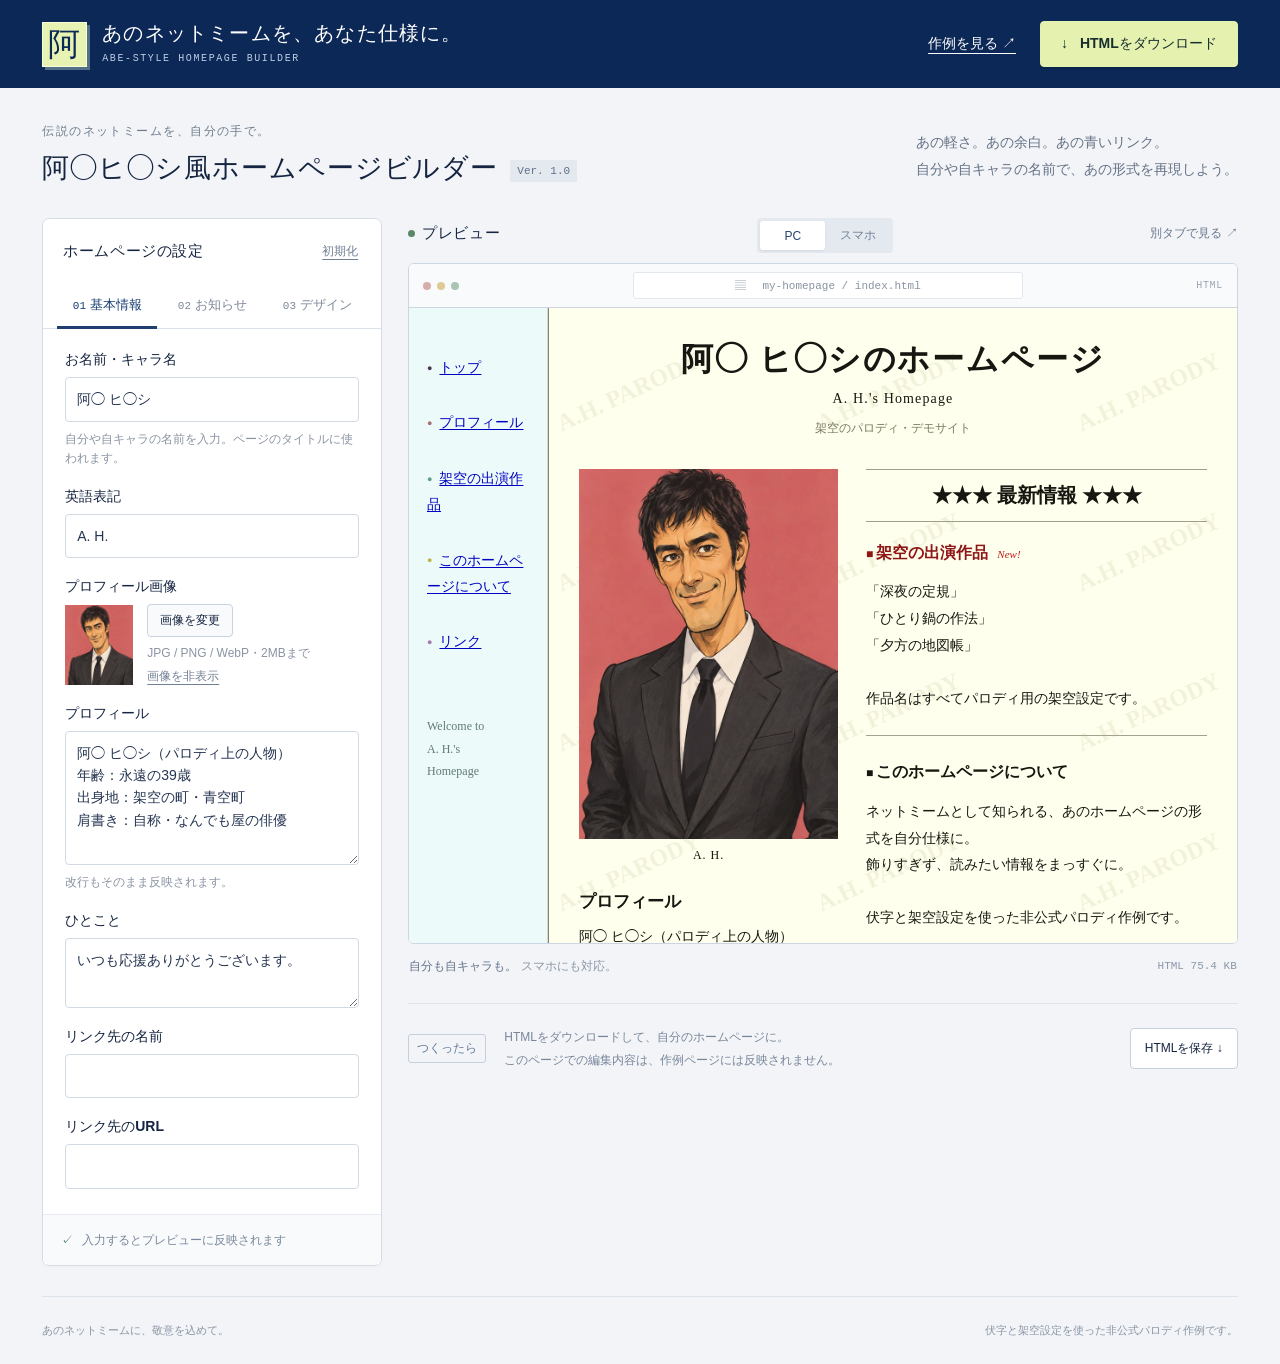
<file: index.html>
<!doctype html>
<html lang="ja">
<head>
  <meta charset="utf-8"><meta name="viewport" content="width=device-width,initial-scale=1">
  <title>阿◯ヒ◯シ風ホームページビルダー</title>
  <meta name="description" content="ネットミームとして知られるホームページのスタイルを、自分や自キャラの名前で再現。すぐにプレビューして、HTMLで持ち帰れます。非公式パロディ。">
  <link rel="canonical" href="https://zanneninsan.github.io/retro-homepage-builder/">
  <meta property="og:type" content="website">
  <meta property="og:title" content="阿◯ヒ◯シ風ホームページビルダー">
  <meta property="og:description" content="伝説のネットミームを自分や自キャラの名前で。即プレビューして、HTMLで持ち帰ろう。非公式パロディ。">
  <meta property="og:url" content="https://zanneninsan.github.io/retro-homepage-builder/">
  <meta property="og:image" content="https://zanneninsan.github.io/retro-homepage-builder/social-card-v3.png">
  <meta property="og:image:width" content="1200">
  <meta property="og:image:height" content="630">
  <meta name="twitter:card" content="summary_large_image">
  <meta name="twitter:title" content="阿◯ヒ◯シ風ホームページビルダー">
  <meta name="twitter:description" content="伝説のネットミームを自分や自キャラの名前で。即プレビューして、HTMLで持ち帰ろう。非公式パロディ。">
  <meta name="twitter:image" content="https://zanneninsan.github.io/retro-homepage-builder/social-card-v3.png">
  <link rel="icon" type="image/svg+xml" href="data:image/svg+xml,%3Csvg xmlns='http://www.w3.org/2000/svg' viewBox='0 0 32 32'%3E%3Crect width='32' height='32' rx='4' fill='%230c2856'/%3E%3Ctext x='16' y='24' text-anchor='middle' font-size='24' fill='%23e6f5a7'%3E阿%3C/text%3E%3C/svg%3E">
  <link rel="stylesheet" href="./style.css">
  <script type="module" src="./app.js"></script>
</head>
<body>
  <header class="topbar">
    <a href="./" class="brand"><span class="brand-mark">阿</span><span>あのネットミームを、あなた仕様に。<small>ABE-STYLE HOMEPAGE BUILDER</small></span></a>
    <div class="header-actions"><a class="sample-link" href="./sample.html" target="_blank" rel="noopener">作例を見る <span aria-hidden="true">↗</span></a><button class="download primary" type="button"><span aria-hidden="true">↓</span> HTMLをダウンロード</button></div>
  </header>
  <main>
    <div class="page-intro"><div><div class="eyebrow">伝説のネットミームを、自分の手で。</div><h1>阿◯ヒ◯シ風<br class="mobile-break">ホームページビルダー<span class="version">Ver. 1.0</span></h1></div><p>あの軽さ。あの余白。あの青いリンク。<br>自分や自キャラの名前で、あの形式を再現しよう。</p></div>
    <div class="workspace">
      <section class="editor" aria-labelledby="editor-heading">
        <div class="editor-heading"><h2 id="editor-heading">ホームページの設定</h2><button class="text-button" id="reset" type="button">初期化</button></div>
        <div class="tabs" role="tablist" aria-label="編集する項目">
          <button type="button" role="tab" aria-selected="true" aria-controls="panel-profile" id="tab-profile" tabindex="0" data-tab="profile"><span>01</span> 基本情報</button>
          <button type="button" role="tab" aria-selected="false" aria-controls="panel-news" id="tab-news" tabindex="-1" data-tab="news"><span>02</span> お知らせ</button>
          <button type="button" role="tab" aria-selected="false" aria-controls="panel-design" id="tab-design" tabindex="-1" data-tab="design"><span>03</span> デザイン</button>
        </div>
        <form id="settings" autocomplete="off">
          <div role="tabpanel" id="panel-profile" aria-labelledby="tab-profile">
            <label class="field">お名前・キャラ名<input name="name" maxlength="50" value="阿◯ ヒ◯シ" required><span class="hint">自分や自キャラの名前を入力。ページのタイトルに使われます。</span></label>
            <label class="field">英語表記<input name="english" maxlength="80" value="A. H."></label>
            <div class="field"><span>プロフィール画像</span><div class="photo-picker"><div class="photo-thumb" id="photo-thumb"></div><div><label class="upload-button" for="photo">画像を変更</label><input id="photo" type="file" accept="image/jpeg,image/png,image/webp" class="visually-hidden"><p class="hint">JPG / PNG / WebP・2MBまで</p><button type="button" class="text-button" id="remove-photo">画像を非表示</button></div></div></div>
            <label class="field">プロフィール<textarea name="profile" rows="5" maxlength="2000">阿◯ ヒ◯シ（パロディ上の人物）
年齢：永遠の39歳
出身地：架空の町・青空町
肩書き：自称・なんでも屋の俳優</textarea><span class="hint">改行もそのまま反映されます。</span></label>
            <label class="field">ひとこと<textarea name="intro" rows="2" maxlength="500">いつも応援ありがとうございます。</textarea></label>
            <label class="field">リンク先の名前<input name="linkLabel" maxlength="60" value=""></label>
            <label class="field">リンク先のURL<input name="linkUrl" type="url" maxlength="500" value=""></label>
          </div>
          <div role="tabpanel" id="panel-news" aria-labelledby="tab-news" hidden>
            <p class="panel-note">最新情報を、飾らずまっすぐに。<br>3つの見出しと本文を編集できます。</p>
            <div id="news-fields"></div>
            <label class="field">更新日<input name="updated" type="date" value="2026-10-03"></label>
          </div>
          <div role="tabpanel" id="panel-design" aria-labelledby="tab-design" hidden>
            <fieldset class="color-field"><legend>背景の色</legend><div class="swatches"><label><input type="radio" name="background" value="#ffffee" checked><span style="--swatch:#ffffee">クリーム</span></label><label><input type="radio" name="background" value="#ffffff"><span style="--swatch:#ffffff">ホワイト</span></label><label><input type="radio" name="background" value="#effaff"><span style="--swatch:#effaff">水色</span></label><label><input type="radio" name="background" value="#f0faee"><span style="--swatch:#f0faee">若草</span></label></div></fieldset>
            <label class="field">背景に繰り返す文字<input name="watermark" maxlength="50" value="A.H. PARODY"></label>
            <label class="check-field"><input type="checkbox" name="showWatermark" checked> 背景の文字を表示する</label>
            <label class="field">メニューの色<input type="color" name="navColor" value="#edfafa"></label>
            <div class="design-note"><strong>あのホームページの定番</strong><p>明朝体、青いリンク、控えめな罫線。<br>大切なものだけを残したデザインです。</p></div>
          </div>
        </form>
        <div class="editor-bottom"><span aria-hidden="true">✓</span> 入力するとプレビューに反映されます</div>
      </section>
      <section class="preview-section" aria-labelledby="preview-heading">
        <div class="preview-toolbar"><h2 id="preview-heading"><span class="live-dot" aria-hidden="true"></span>プレビュー</h2><div class="view-switch" role="group" aria-label="プレビューの幅"><button type="button" class="selected" aria-pressed="true" data-view="desktop">PC</button><button type="button" aria-pressed="false" data-view="mobile">スマホ</button></div><button type="button" class="open-preview" id="open-preview" title="編集内容を別タブで見る">別タブで見る <span aria-hidden="true">↗</span></button></div>
        <div class="browser-stage"><div class="browser-window" id="browser-window"><div class="browser-chrome"><div class="window-dots" aria-hidden="true"><i></i><i></i><i></i></div><span class="address"><span aria-hidden="true">▤</span> my-homepage / index.html</span><span class="html-label">HTML</span></div><iframe id="preview" title="作成中のホームページ" sandbox="allow-popups allow-popups-to-escape-sandbox"></iframe></div></div>
        <div class="preview-bottom"><span><strong>自分も自キャラも。</strong> スマホにも対応。</span><span id="file-size">HTML</span></div>
        <div class="tip"><span class="tip-label">つくったら</span><p>HTMLをダウンロードして、自分のホームページに。<br>このページでの編集内容は、作例ページには反映されません。</p><button class="download secondary" type="button">HTMLを保存 <span aria-hidden="true">↓</span></button></div>
      </section>
    </div>
    <footer><span>あのネットミームに、敬意を込めて。</span><span>伏字と架空設定を使った非公式パロディ作例です。</span></footer>
  </main>
  <div id="toast" class="toast" role="status" aria-live="polite" hidden></div>
  <dialog id="reset-dialog"><h2>編集内容を初期化しますか？</h2><p>入力した文章や画像を、最初の作例に戻します。</p><div class="dialog-actions"><button id="cancel-reset" type="button">戻る</button><button id="confirm-reset" class="primary" type="button">初期化する</button></div></dialog>
</body>
</html>
</file>
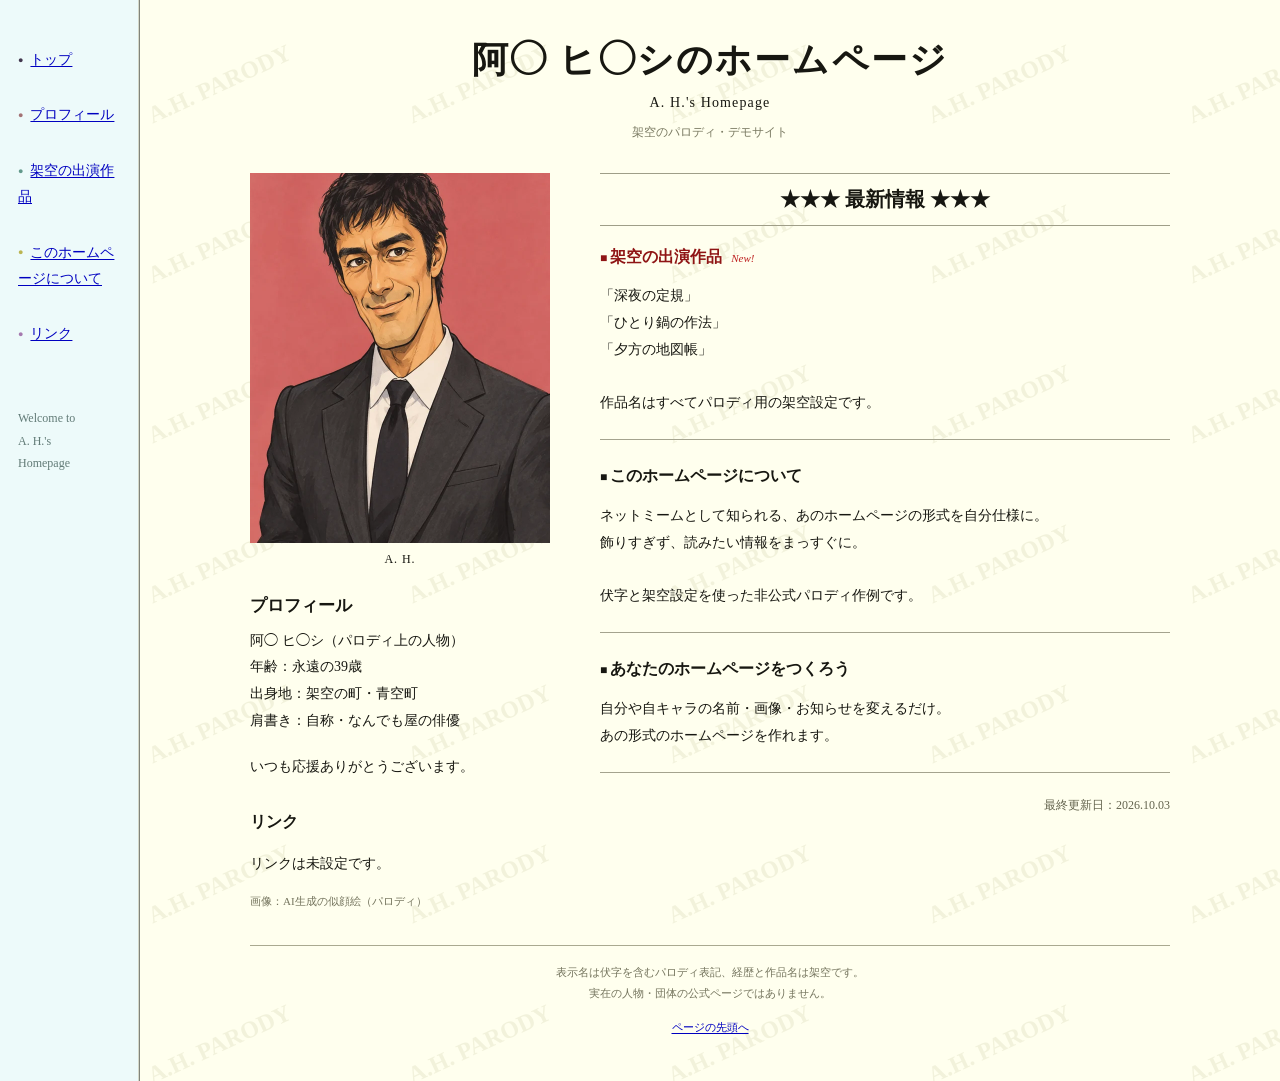
<file: sample.html>
<!doctype html>
<html lang="ja"><head><meta charset="utf-8"><meta name="viewport" content="width=device-width,initial-scale=1"><title>阿◯ ヒ◯シのホームページ｜架空のパロディ作例</title><meta name="description" content="阿◯ ヒ◯シのホームページ。ネットミームとして知られる形式を使った、架空のパロディ作例です。"><link rel="icon" type="image/svg+xml" href="data:image/svg+xml,%3Csvg xmlns='http://www.w3.org/2000/svg' viewBox='0 0 32 32'%3E%3Crect width='32' height='32' fill='%23ffffee'/%3E%3Ctext x='16' y='24' text-anchor='middle' font-size='25' fill='%230000bb'%3EH%3C/text%3E%3C/svg%3E"><style>
*{box-sizing:border-box}html{scroll-behavior:smooth}body{margin:0;background:#ffffee;color:#171711;font-family:"Times New Roman","Yu Mincho","Hiragino Mincho ProN",serif;font-size:16px;line-height:1.65;overflow-wrap:anywhere}a{color:#0000c0;text-decoration:underline;text-underline-offset:2px}a:visited{color:#663399}a:focus-visible{outline:2px solid #0000c0;outline-offset:4px}.site{display:grid;grid-template-columns:140px minmax(0,1fr);min-height:100vh}.nav{background:#edfafa;border-right:2px ridge #d4d8c9;padding:46px 18px 28px;position:relative}.nav ul{list-style:none;padding:0;margin:0;display:flex;flex-direction:column;gap:29px}.nav li::before{content:'●';color:#42374e;font-size:9px;margin-right:7px;vertical-align:middle}.nav li:nth-child(2)::before{color:#a37275}.nav li:nth-child(3)::before{color:#62998b}.nav li:nth-child(4)::before{color:#bbb552}.nav li:nth-child(5)::before{color:#a579af}.nav a{font-size:14px;white-space:normal}.nav-note{font-size:12px;color:#627b77;line-height:1.9;margin-top:60px}.content{background-image:url("data:image/svg+xml,%3Csvg%20xmlns%3D%22http%3A%2F%2Fwww.w3.org%2F2000%2Fsvg%22%20width%3D%22260%22%20height%3D%22160%22%3E%3Ctext%20x%3D%225%22%20y%3D%2270%22%20transform%3D%22rotate(-25%20130%2080)%22%20fill%3D%22%23a4a16b%22%20opacity%3D%22.14%22%20font-family%3D%22Georgia%2Cserif%22%20font-size%3D%2224%22%20font-weight%3D%22bold%22%3EA.H.%20PARODY%3C%2Ftext%3E%3C%2Fsvg%3E");padding:24px 30px 28px;min-width:0}.site-title{text-align:center;font-size:32px;letter-spacing:.06em;line-height:1.5;margin:3px 0 4px;font-weight:700}.english{text-align:center;font-size:14px;letter-spacing:.08em;margin:0 0 9px}.unofficial{text-align:center;font-size:12px;color:#797961;margin:0 0 30px}.columns{display:grid;grid-template-columns:minmax(175px,0.95fr) minmax(220px,1.25fr);gap:28px;max-width:920px;margin:auto}.portrait{display:block;width:100%;height:auto;max-height:370px;object-fit:cover;object-position:50% 22%;border:0}.no-photo{min-height:220px;display:flex;align-items:center;justify-content:center;border:1px solid #c7c9b5;font-size:34px;letter-spacing:.15em}.photo-caption{font-size:12px;text-align:center;margin:7px 0 18px;letter-spacing:.08em}.profile{font-size:14px;line-height:1.9;margin:0 0 20px}.profile-heading{font-size:17px;margin:22px 0 8px}.intro{font-size:14px;line-height:1.9;margin:20px 0}.latest{font-size:20px;text-align:center;margin:0 0 18px;border-top:1px solid #9f9e88;border-bottom:1px solid #9f9e88;padding:9px 0}.news-section{padding:0 0 23px;margin-bottom:23px;border-bottom:1px solid #a4a38e}.news-section h3{font-size:16px;margin:0 0 14px;line-height:1.6}.news-section h3::before{content:'■ ';font-size:12px}.news-body{font-size:14px;line-height:1.9}.news-section:first-of-type h3{color:#8f1515}.new{color:#bd1e1e;font-size:11px;font-style:italic;margin-left:9px;font-family:Georgia,serif;font-weight:400}.link-block{margin-top:26px;font-size:14px;line-height:1.9}.link-block h3{font-size:16px;margin:0 0 8px}.updated{text-align:right;font-size:12px;color:#65654f}.site-footer{border-top:1px solid #aaa990;margin:35px auto 0;padding-top:16px;max-width:920px;font-size:11px;line-height:1.9;color:#74745d;text-align:center}.site-footer a{font-size:11px}.back-top{display:block;margin:13px 0;font-size:12px}.credit{font-size:11px;margin:10px 0 0;color:#74745d}.credit a{font-size:11px}@media(min-width:1250px){.content{padding:30px 50px}.site-title{font-size:36px}.columns{gap:50px;grid-template-columns:300px minmax(300px,1fr)}}@media(max-width:760px){.site{grid-template-columns:108px minmax(0,1fr)}.nav{padding:40px 10px}.nav a{font-size:12px}.nav li::before{font-size:7px;margin-right:5px}.content{padding:22px 20px}.site-title{font-size:27px}.columns{gap:23px;grid-template-columns:minmax(145px,.85fr) minmax(185px,1.15fr)}.news-body,.profile,.intro,.link-block{font-size:14px}.latest{font-size:18px}}@media(max-width:600px){.site{display:block}.nav{padding:15px 12px;border-right:0;border-bottom:2px ridge #d4d8c9}.nav ul{flex-direction:row;justify-content:center;flex-wrap:wrap;gap:10px 16px}.nav li::before{display:none}.nav a{font-size:13px}.nav-note{display:none}.content{padding:23px 22px}.site-title{font-size:26px}.unofficial{margin-bottom:24px}.columns{display:block;max-width:440px}.profile-column{max-width:300px;margin:auto}.portrait{max-height:360px}.news-column{margin-top:32px}.latest{font-size:22px}.news-body,.profile,.intro,.link-block{font-size:16px}.profile-heading{font-size:19px}.news-section h3{font-size:18px}.site-footer{margin-top:25px}}@media(prefers-reduced-motion:reduce){html{scroll-behavior:auto}}
</style></head><body id="top"><div class="site"><nav class="nav" aria-label="ページ内メニュー"><ul><li><a href="#top">トップ</a></li><li><a href="#profile">プロフィール</a></li><li><a href="#news-0">架空の出演作品</a></li><li><a href="#news-1">このホームページについて</a></li><li><a href="#links">リンク</a></li></ul><p class="nav-note">Welcome to<br>A. H.'s<br>Homepage</p></nav><main class="content"><h1 class="site-title">阿◯ ヒ◯シのホームページ</h1><p class="english">A. H.'s Homepage</p><p class="unofficial">架空のパロディ・デモサイト</p><div class="columns"><div class="profile-column"><div id="profile"><img class="portrait" src="[data-uri]" alt="阿◯ ヒ◯シのプロフィール画像" width="300" height="370"><p class="photo-caption">A. H.</p><h2 class="profile-heading">プロフィール</h2><p class="profile">阿◯ ヒ◯シ（パロディ上の人物）<br>年齢：永遠の39歳<br>出身地：架空の町・青空町<br>肩書き：自称・なんでも屋の俳優</p></div><p class="intro">いつも応援ありがとうございます。</p><section class="link-block" id="links"><h3>リンク</h3><p>リンクは未設定です。</p></section><p class="credit">画像：AI生成の似顔絵（パロディ）</p></div><div class="news-column"><h2 class="latest">★★★ 最新情報 ★★★</h2><section class="news-section" id="news-0"><h3>架空の出演作品<span class="new">New!</span></h3><div class="news-body">「深夜の定規」<br>「ひとり鍋の作法」<br>「夕方の地図帳」<br><br>作品名はすべてパロディ用の架空設定です。</div></section><section class="news-section" id="news-1"><h3>このホームページについて</h3><div class="news-body">ネットミームとして知られる、あのホームページの形式を自分仕様に。<br>飾りすぎず、読みたい情報をまっすぐに。<br><br>伏字と架空設定を使った非公式パロディ作例です。</div></section><section class="news-section" id="news-2"><h3>あなたのホームページをつくろう</h3><div class="news-body">自分や自キャラの名前・画像・お知らせを変えるだけ。<br>あの形式のホームページを作れます。</div></section><p class="updated">最終更新日：2026.10.03</p></div></div><footer class="site-footer">表示名は伏字を含むパロディ表記、経歴と作品名は架空です。<br>実在の人物・団体の公式ページではありません。<a class="back-top" href="#top">ページの先頭へ</a></footer></main></div></body></html>
</file>
<file: style.css>
:root{font-family:-apple-system,BlinkMacSystemFont,"Segoe UI","Noto Sans JP","Yu Gothic",sans-serif;color:#152440;background:#f2f4f7;font-synthesis:none;font-size:16px}*{box-sizing:border-box}body{margin:0}button,input,textarea{font:inherit}button,a,label.upload-button{-webkit-tap-highlight-color:transparent}button{cursor:pointer}a{color:inherit}button:focus-visible,a:focus-visible,input:focus-visible,textarea:focus-visible{outline:3px solid #5671cb;outline-offset:3px}button{color:inherit}button:disabled{cursor:wait}.topbar{min-height:88px;background:#0c2856;color:white;display:flex;align-items:center;justify-content:space-between;padding:18px 3.3%;gap:24px}.brand{display:flex;align-items:center;gap:15px;text-decoration:none;font-family:"Yu Mincho","Hiragino Mincho ProN",serif;font-size:20px;font-weight:700;letter-spacing:.06em}.brand-mark{width:45px;height:45px;display:grid;place-items:center;background:#e7f3b3;color:#0c2856;font-size:32px;border:1px solid #f9ffd9;box-shadow:3px 3px 0 #527189}.brand small{display:block;font:10px/1.8 ui-monospace,monospace;letter-spacing:.16em;color:#bfcee5;margin-top:3px}.header-actions{display:flex;align-items:center;gap:24px}.sample-link{font-size:14px;text-underline-offset:5px}.primary{background:#e5f2af;border:1px solid #e5f2af;color:#172d30;font-weight:700;border-radius:4px;padding:13px 20px;font-size:14px;box-shadow:0 2px 0 #0002}.primary:hover{background:#f1ffc3}.primary span{margin-right:8px}main{max-width:1600px;margin:auto;padding:35px 3.3% 0}.page-intro{display:flex;justify-content:space-between;align-items:center;gap:20px;margin-bottom:30px}.eyebrow{font-size:12px;font-weight:700;letter-spacing:.12em;color:#6e7d8e;margin-bottom:8px}h1{font-family:"Yu Mincho","Hiragino Mincho ProN",serif;font-size:clamp(21px,2.1vw,32px);font-weight:700;letter-spacing:.035em;margin:0;line-height:1.5}.version{font:11px ui-monospace,monospace;letter-spacing:0;display:inline-block;background:#e4e9f0;color:#61718a;padding:5px 7px;margin-left:12px;vertical-align:middle}.page-intro p{font-size:14px;line-height:1.9;color:#657286;margin:0}.mobile-break{display:none}.workspace{display:grid;grid-template-columns:340px minmax(0,1fr);gap:26px;align-items:start}.editor{border:1px solid #d5dce6;background:#fff;border-radius:7px;overflow:hidden;box-shadow:0 3px 6px #14233f03}.editor-heading{padding:21px 20px;display:flex;align-items:center;justify-content:space-between}.editor h2,.preview-toolbar h2{font-size:15px;margin:0;letter-spacing:.04em}.text-button{border:none;background:none;text-decoration:underline;text-underline-offset:4px;color:#728095;font-size:12px;padding:3px}.tabs{display:flex;border-bottom:1px solid #dce2ea;padding:0 14px;gap:5px}.tabs button{flex:1;white-space:nowrap;border:0;border-bottom:3px solid transparent;margin-bottom:-1px;padding:12px 0;background:transparent;font-size:13px;color:#7f8999}.tabs button span{font:11px ui-monospace,monospace}.tabs [aria-selected=true]{border-bottom-color:#203e71;color:#183d73;font-weight:700}form{padding:22px 22px 25px}form [role=tabpanel][hidden]{display:none}.field{display:flex;flex-direction:column;gap:8px;font-size:14px;font-weight:600;margin-bottom:20px}.field:last-child{margin-bottom:0}.field input:not([type=color]):not([type=file]),textarea{width:100%;border:1px solid #d2dae5;border-radius:4px;background:#fff;padding:10px 11px;color:#243450;font-size:14px;font-weight:400;line-height:1.6;transition:border-color .15s}.field input:hover,textarea:hover{border-color:#8194b0}.field input[type=color]{height:42px;width:100%;border:1px solid #d2dae5;border-radius:4px;background:#fff}.field textarea{resize:vertical;min-height:70px}.hint{font-size:12px;color:#8a94a3;font-weight:400;line-height:1.6;margin:0}.photo-picker{display:flex;align-items:center;gap:14px}.photo-thumb{width:68px;height:80px;background:#eaf0f4;flex-shrink:0;display:grid;place-items:center;color:#7a8ba0;font-size:12px;overflow:hidden}.photo-thumb img{width:100%;height:100%;object-fit:cover;object-position:50% 25%}.upload-button{border:1px solid #c9d3e1;border-radius:4px;font-size:12px;padding:7px 12px;display:inline-block;cursor:pointer;background:#f8fafc;margin-bottom:7px}.photo-picker .text-button{font-size:12px;margin-top:4px;padding:0}.editor-bottom{background:#f9fafc;border-top:1px solid #e7ebf1;padding:15px 18px;font-size:12px;color:#79889b;line-height:1.7}.editor-bottom span{color:#4b7956;margin-right:5px}.preview-toolbar{height:45px;display:flex;align-items:flex-start;gap:15px}.preview-toolbar h2{display:flex;align-items:center;gap:7px;padding-top:6px}.live-dot{height:7px;width:7px;background:#598768;border-radius:50%}.view-switch{margin:auto;display:flex;background:#e4e9ef;padding:3px;border-radius:4px;margin-top:0}.view-switch button{border:0;background:none;font-size:12px;min-width:65px;padding:6px 10px;color:#718095;border-radius:3px}.view-switch .selected{background:#fff;box-shadow:0 1px 3px #0001;color:#274570}.open-preview{border:0;background:none;font-size:12px;color:#66778f;padding:7px 0;white-space:nowrap}.browser-stage{background:#e3e8ef;border:1px solid #ccd5e2;border-radius:6px;padding:0;min-height:680px;display:flex;justify-content:center;align-items:flex-start;overflow:hidden;transition:padding .2s}.browser-window{width:100%;background:#fff;box-shadow:0 4px 18px #2637580b;transition:width .2s}.browser-chrome{height:44px;background:#f8fafc;border-bottom:1px solid #cdd6e0;display:flex;align-items:center;padding:0 14px;gap:18px}.window-dots{display:flex;gap:6px}.window-dots i{width:8px;height:8px;border-radius:50%;background:#c0cbd8}.window-dots i:first-child{background:#d8acaa}.window-dots i:nth-child(2){background:#e1c996}.window-dots i:nth-child(3){background:#a8c6b1}.address{font:11px ui-monospace,monospace;color:#8893a1;text-align:center;flex:1;border:1px solid #e2e7ee;background:white;max-width:390px;padding:5px 8px;border-radius:3px;margin:auto}.address span{margin-right:10px}.html-label{font:10px ui-monospace,monospace;letter-spacing:.06em;color:#9da6b4}iframe{display:block;width:100%;height:635px;border:0;background:#ffffee}.browser-stage:has(.mobile){padding:20px 8px}.browser-window.mobile{width:375px;max-width:100%;border:1px solid #c0cad8;border-radius:5px;overflow:hidden}.browser-window.mobile iframe{height:595px}.browser-window.mobile .address{font-size:10px}.browser-window.mobile .html-label{display:none}.preview-bottom{display:flex;justify-content:space-between;gap:12px;font-size:12px;color:#8c98a8;line-height:1.6;padding:13px 1px}.preview-bottom strong{font-weight:400;color:#62738b}#file-size{font:11px/1.8 ui-monospace,monospace;white-space:nowrap}.tip{display:flex;align-items:center;gap:18px;border-top:1px solid #dce3eb;margin-top:13px;padding:22px 0}.tip-label{border:1px solid #c5d0df;color:#637c9c;border-radius:3px;padding:5px 8px;white-space:nowrap;font-size:12px}.tip p{font-size:12px;line-height:1.9;color:#78869a;margin:0;flex:1}.secondary{border:1px solid #c4cfdf;background:white;border-radius:4px;font-size:12px;padding:11px 14px;white-space:nowrap}.secondary:hover{background:#eaf0f9}footer{border-top:1px solid #dce3eb;display:flex;justify-content:space-between;gap:16px;padding:24px 0;font-size:11px;line-height:1.7;color:#8a96a6;margin-top:30px}.panel-note{font-size:13px;color:#7a8799;line-height:1.8;margin:0 0 24px}.news-set{border:0;padding:0;margin:0 0 26px}.news-set legend{font:11px ui-monospace,monospace;color:#8091a9;letter-spacing:.1em;margin-bottom:13px}.news-set .field{margin-bottom:12px}.color-field{padding:0;border:0;margin:0 0 25px}.color-field legend{font-weight:600;font-size:14px;margin-bottom:12px}.swatches{display:grid;grid-template-columns:1fr 1fr;gap:10px}.swatches label{cursor:pointer;display:flex;align-items:center;gap:5px;font-size:12px}.swatches span{background:var(--swatch);border:1px solid #d3dce9;border-radius:3px;padding:10px 8px;flex:1}.swatches input:checked+span{border-color:#264a81;box-shadow:0 0 0 1px #264a81}.check-field{display:flex;align-items:center;gap:8px;font-size:14px;margin:10px 0 25px}.check-field input{width:17px;height:17px;accent-color:#224777}.design-note{margin-top:27px;border-top:1px solid #e2e7ee;padding-top:23px;font-size:13px;color:#748297;line-height:1.9}.design-note p{margin-bottom:0}.visually-hidden{position:absolute;width:1px;height:1px;padding:0;margin:-1px;overflow:hidden;clip:rect(0,0,0,0);white-space:nowrap;border:0}.visually-hidden:focus-visible+*{outline:2px solid #375781}.photo-picker:focus-within .upload-button{outline:2px solid #5671cb}.toast{position:fixed;bottom:25px;left:50%;transform:translateX(-50%);background:#102b54;color:white;box-shadow:0 5px 30px #0003;border-radius:5px;padding:14px 24px;font-size:14px;z-index:5;max-width:90%;width:max-content}.toast[hidden]{display:none}dialog{max-width:440px;width:90%;border:1px solid #cfdae7;border-radius:8px;padding:28px;color:#223957;box-shadow:0 20px 80px #0002}dialog::backdrop{background:#0c1d3e66}dialog h2{font-size:19px;margin:0 0 16px}dialog p{font-size:14px;line-height:1.8;color:#6c7d94}.dialog-actions{display:flex;justify-content:flex-end;gap:12px;margin-top:25px}.dialog-actions button{border:1px solid #c5cfdf;border-radius:4px;padding:10px 16px;background:white;font-size:14px}.dialog-actions .primary{background:#e5f2af;border-color:#d7e7a0}@media(min-width:1450px){.workspace{grid-template-columns:365px minmax(0,1fr)}iframe{height:690px}.browser-stage{min-height:735px}}@media(max-width:1100px){.workspace{grid-template-columns:310px minmax(0,1fr);gap:20px}.page-intro p{display:none}.tip{gap:10px;flex-wrap:wrap}.tip .secondary{margin-left:auto}.brand{font-size:17px}.header-actions{gap:15px}.primary{padding:12px 14px}}@media(max-width:800px){.topbar{padding:16px 5%;min-height:78px}.brand{font-size:15px;gap:10px}.brand-mark{width:36px;height:36px;font-size:26px}.brand small{font-size:8px}.header-actions .primary{display:none}.sample-link{font-size:12px}main{padding:25px 5% 0}.page-intro{margin-bottom:23px}h1{font-size:23px}.version{font-size:10px;margin-left:7px}.mobile-break{display:block}.workspace{grid-template-columns:1fr;gap:25px}.preview-section{min-width:0}.editor-heading{padding:18px}.tabs{padding:0 18px}.tabs button{font-size:14px}form{padding:22px;max-height:510px;overflow:auto}.editor-bottom{padding:12px 20px}.preview-toolbar{gap:10px}.preview-toolbar h2{font-size:14px}.view-switch button{min-width:49px}.open-preview{font-size:11px}.browser-stage{min-height:580px}iframe{height:560px}.browser-chrome{gap:8px;padding:0 9px}.html-label{display:none}.window-dots{gap:4px}.window-dots i{width:6px;height:6px}.address{font-size:10px}.tip{gap:12px}.tip p{min-width:70%}footer{flex-direction:column;gap:8px;margin-top:20px;padding:22px 0}.preview-bottom{font-size:11px}.eyebrow{font-size:11px}}@media(prefers-reduced-motion:reduce){*{transition:none!important}}
</file>
